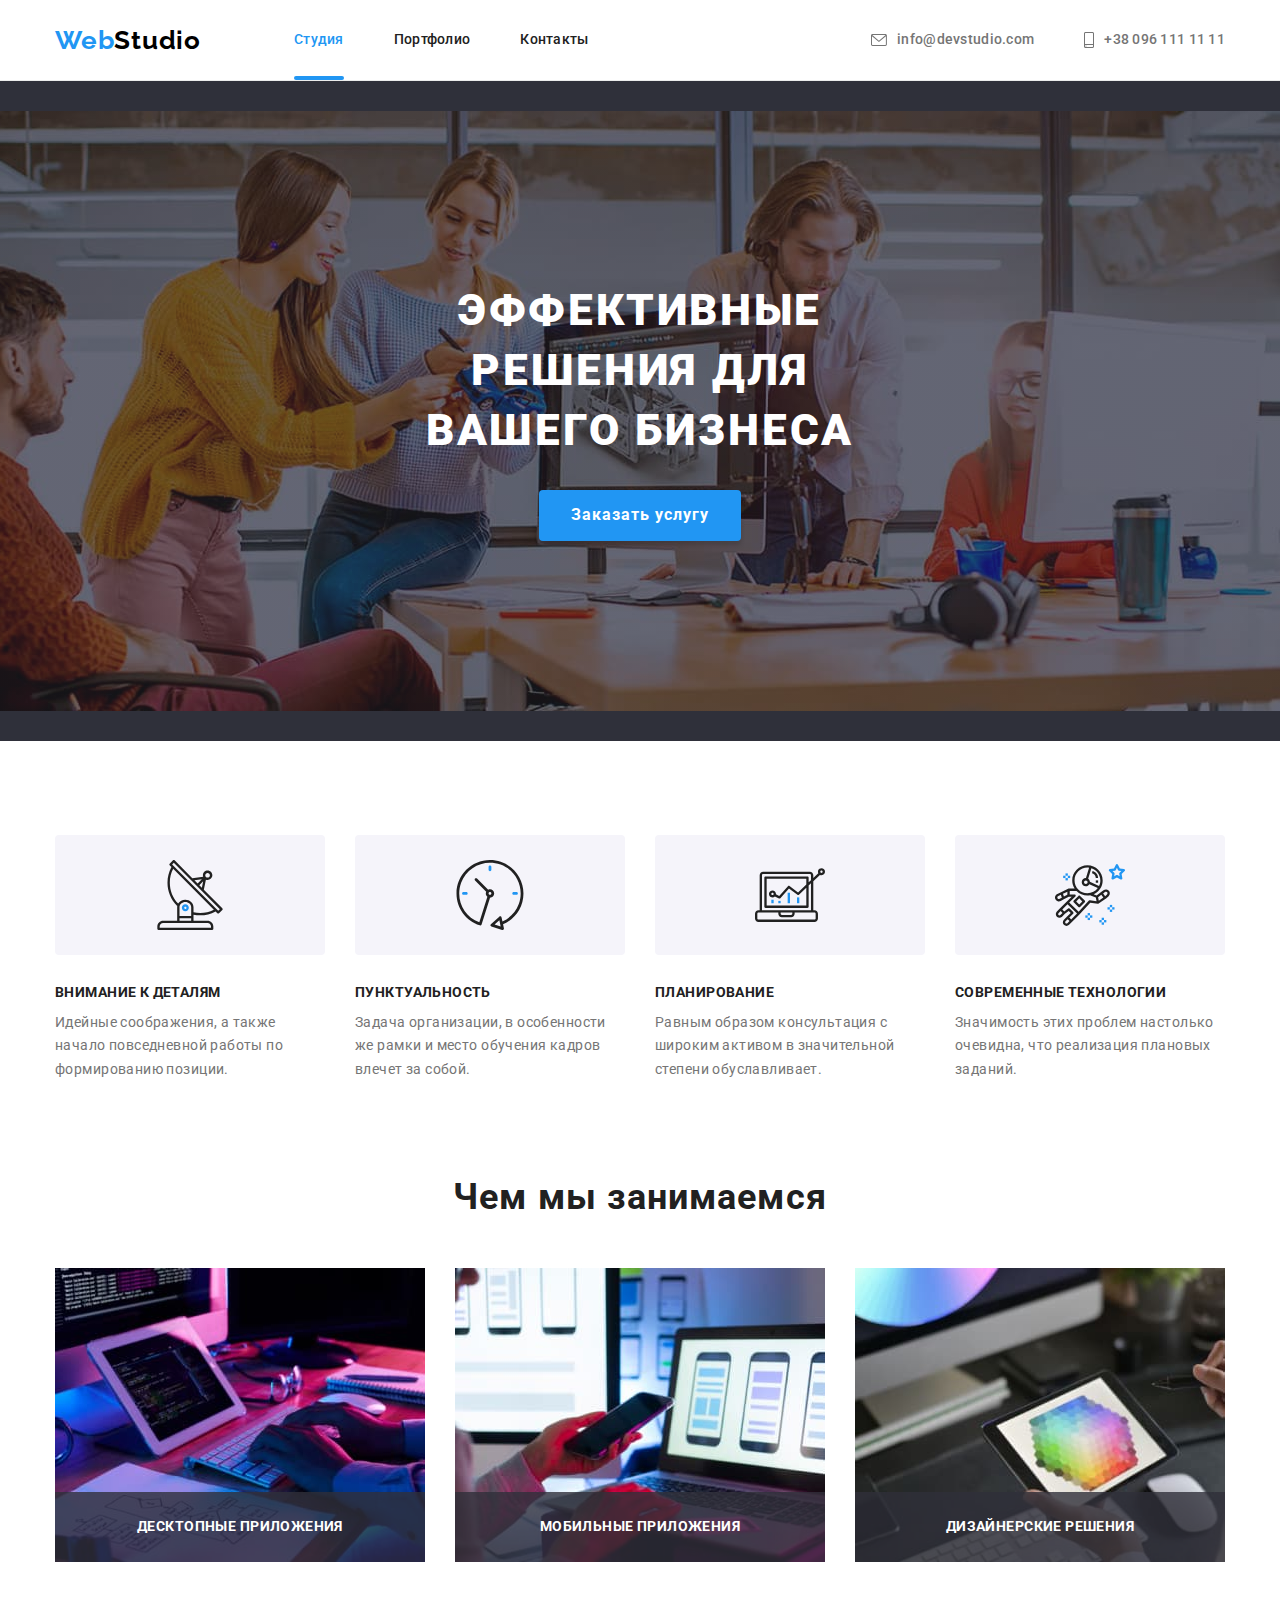
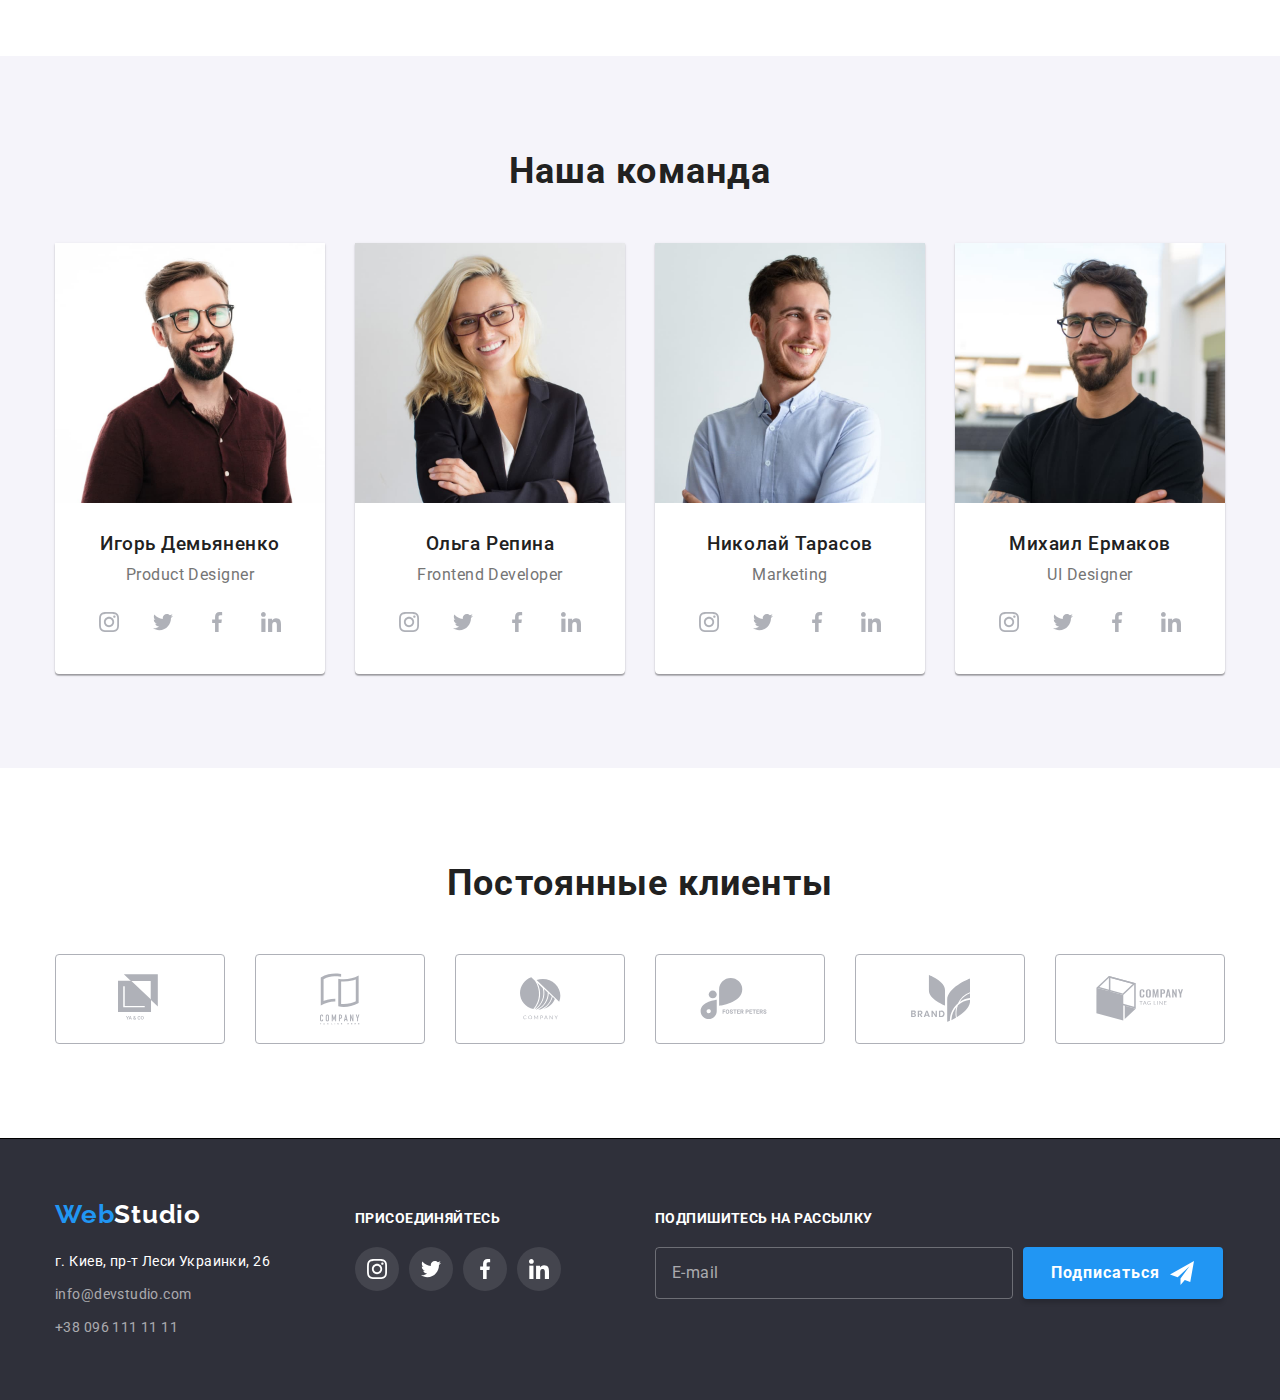
<file: index.html>
<!DOCTYPE html>
<html lang="ru">
  <head>
    <meta charset="UTF-8" />
    <meta http-equiv="X-UA-Compatible" content="IE=edge" />
    <meta name="viewport" content="width=device-width, initial-scale=1.0" />
    <meta name="description" content="Создание и продвижение сайтов" />
    <title>WebStudio</title>
    <link rel="preconnect" href="https://fonts.gstatic.com" />
    <link
      href="https://fonts.googleapis.com/css2?family=Raleway:wght@700&family=Roboto:wght@400;500;700;900&display=swap"
      rel="stylesheet"
    />
    <link
      rel="stylesheet"
      href="https://cdnjs.cloudflare.com/ajax/libs/modern-normalize/1.0.0/modern-normalize.min.css"
    />
    <link rel="stylesheet" href="./css/mein.min.css" />
  </head>

  <body>
    <!-- Шапка страницы -->
    <header class="header">
      <!-- Навигация -->
      <div class="container header__container">
        <nav class="main-nav">
          <a class="logo logo__header" href="./index.html">
            Web<span class="logo--dark">Studio</span></a
          >
          <ul class="pagination list">
            <li class="pagination__item">
              <a
                class="pagination__link link--fixed-size current"
                href="./index.html"
                >Студия</a
              >
            </li>

            <li class="pagination__item">
              <a
                class="pagination__link link--fixed-size"
                href="./portfolio.html"
                >Портфолио</a
              >
            </li>

            <li class="pagination__item">
              <a class="pagination__link link--fixed-size" href="/Контакты"
                >Контакты</a
              >
            </li>
          </ul>
        </nav>
        <!-- Для связи -->
        <ul class="contacts list">
          <li class="contacts__item">
            <a
              class="contacts__link link--fixed-size"
              href="mailto:info@devstudio.com"
            >
              <svg class="contacts__icon" width="16" height="12">
                <use href="./images/background/icons.svg#icon-envelope"></use>
              </svg>
              info@devstudio.com</a
            >
          </li>
          <li class="contacts__item">
            <a class="contacts__link link--fixed-size" href="tel:+380961111111">
              <svg class="contacts__icon" width="10" height="16">
                <use href="./images/background/icons.svg#icon-smartphone"></use>
              </svg>
              +38 096 111 11 11</a
            >
          </li>
        </ul>
      </div>
    </header>
    <!-- Контент страницы -->
    <main>
      <!-- Герой -->
      <section class="hero">
        <div class="hero__content">
          <h1 class="hero__title">Эффективные решения для вашего бизнеса</h1>
          <button class="hero__button" type="button" data-modal-open>
            Заказать услугу
          </button>
        </div>
      </section>

      <!-- Наши приемущества -->
      <section class="advantages">
        <div class="container">
          <h2 class="visually-hidden">Наши приемущества</h2>
          <ul class="advantages__content list">
            <li class="advantages__item">
              <div class="advantages__box-icon">
                <svg class="advantages__icon">
                  <use
                    href="./images/background/icons.svg#icon-antenna-1"
                  ></use>
                </svg>
              </div>
              <h3 class="advantages__subtitle">Внимание к деталям</h3>
              <p class="advantages__text">
                Идейные соображения, а также начало повседневной работы по
                формированию позиции.
              </p>
            </li>

            <li class="advantages__item">
              <div class="advantages__box-icon">
                <svg class="advantages__icon">
                  <use href="./images/background/icons.svg#icon-clock-1"></use>
                </svg>
              </div>
              <h3 class="advantages__subtitle">Пунктуальность</h3>
              <p class="advantages__text">
                Задача организации, в особенности же рамки и место обучения
                кадров влечет за собой.
              </p>
            </li>

            <li class="advantages__item">
              <div class="advantages__box-icon">
                <svg class="advantages__icon">
                  <use
                    href="./images/background/icons.svg#icon-diagram-1"
                  ></use>
                </svg>
              </div>
              <h3 class="advantages__subtitle">Планирование</h3>
              <p class="advantages__text">
                Равным образом консультация с широким активом в значительной
                степени обуславливает.
              </p>
            </li>

            <li class="advantages__item">
              <div class="advantages__box-icon">
                <svg class="advantages__icon">
                  <use
                    href="./images/background/icons.svg#icon-astronaut-1"
                  ></use>
                </svg>
              </div>
              <h3 class="advantages__subtitle">Современные технологии</h3>
              <p class="advantages__text">
                Значимость этих проблем настолько очевидна, что реализация
                плановых заданий.
              </p>
            </li>
          </ul>
        </div>
      </section>
      <!-- Чем мы занимаемся -->
      <section class="development">
        <div class="container">
          <h2 class="title">Чем мы занимаемся</h2>
          <ul class="development__content list">
            <li class="development__item">
              <img
                src="./images/foto1.jpg"
                width="370"
                height="294"
                alt="Создание сайта"
              />
              <p class="development__text">Десктопные приложения</p>
            </li>

            <li class="development__item">
              <img
                src="./images/foto2.jpg"
                width="370"
                height="294"
                alt="Создание приложения"
              />
              <p class="development__text">Мобильные приложения</p>
            </li>

            <li class="development__item">
              <img
                src="./images/foto3.jpg"
                width="370"
                height="294"
                alt="Создание макета"
              />
              <p class="development__text">Дизайнерские решения</p>
            </li>
          </ul>
        </div>
      </section>
      <!-- Наша команда -->
      <section class="team">
        <div class="container">
          <h2 class="title">Наша команда</h2>
          <ul class="team__cards list">
            <li class="team__item">
              <img
                src="./images/foto4.jpg"
                width="270"
                height="260"
                alt="Фото Игоря Демьяненко"
              />
              <div class="team__content">
                <h3 class="team__member">Игорь Демьяненко</h3>
                <p class="team__position" lang="en">Product Designer</p>
              </div>

              <ul class="social social--team list">
                <li class="social__item">
                  <a
                    class="social__link"
                    href="/"
                    rel="noreferrer noopener"
                    aria-label="instagram"
                  >
                    <svg class="social__icon">
                      <use
                        href="./images/background/icons.svg#icon-instagram-2"
                      ></use>
                    </svg>
                  </a>
                </li>

                <li class="social__item">
                  <a
                    class="social__link"
                    href="/"
                    rel="noreferrer noopener"
                    aria-label="twitter"
                  >
                    <svg class="social__icon">
                      <use
                        href="./images/background/icons.svg#icon-twitter-1"
                      ></use>
                    </svg>
                  </a>
                </li>

                <li class="social__item">
                  <a
                    class="social__link"
                    href="/"
                    rel="noreferrer noopener"
                    aria-label="facebook"
                  >
                    <svg class="social__icon">
                      <use
                        href="./images/background/icons.svg#icon-facebook-1"
                      ></use>
                    </svg>
                  </a>
                </li>

                <li class="social__item">
                  <a
                    class="social__link"
                    href="/"
                    rel="noreferrer noopener"
                    aria-label="linkedin"
                  >
                    <svg class="social__icon">
                      <use
                        href="./images/background/icons.svg#icon-linkedin-1"
                      ></use>
                    </svg>
                  </a>
                </li>
              </ul>
            </li>

            <li class="team__item">
              <img
                src="./images/foto5.jpg"
                width="270"
                height="260"
                alt="Фото Ольги Репиной"
              />
              <div class="team__content">
                <h3 class="team__member">Ольга Репина</h3>
                <p class="team__position" lang="en">Frontend Developer</p>
              </div>
              <ul class="social social--team list">
                <li class="social__item">
                  <a
                    class="social__link"
                    href="/"
                    rel="noreferrer noopener"
                    aria-label="instagram"
                  >
                    <svg class="social__icon">
                      <use
                        href="./images/background/icons.svg#icon-instagram-2"
                      ></use>
                    </svg>
                  </a>
                </li>

                <li class="social__item">
                  <a
                    class="social__link"
                    href="/"
                    rel="noreferrer noopener"
                    aria-label="twitter"
                  >
                    <svg class="social__icon">
                      <use
                        href="./images/background/icons.svg#icon-twitter-1"
                      ></use>
                    </svg>
                  </a>
                </li>

                <li class="social__item">
                  <a
                    class="social__link"
                    href="/"
                    rel="noreferrer noopener"
                    aria-label="facebook"
                  >
                    <svg class="social__icon">
                      <use
                        href="./images/background/icons.svg#icon-facebook-1"
                      ></use>
                    </svg>
                  </a>
                </li>

                <li class="social__item">
                  <a
                    class="social__link"
                    href="/"
                    rel="noreferrer noopener"
                    aria-label="linkedin"
                  >
                    <svg class="social__icon">
                      <use
                        href="./images/background/icons.svg#icon-linkedin-1"
                      ></use>
                    </svg>
                  </a>
                </li>
              </ul>
            </li>

            <li class="team__item">
              <img
                src="./images/foto6.jpg"
                width="270"
                height="260"
                alt="Фото Николая Тарасова"
              />
              <div class="team__content">
                <h3 class="team__member">Николай Тарасов</h3>
                <p class="team__position" lang="en">Marketing</p>
              </div>
              <ul class="social social--team list">
                <li class="social__item">
                  <a
                    class="social__link"
                    href="/"
                    rel="noreferrer noopener"
                    aria-label="instagram"
                  >
                    <svg class="social__icon">
                      <use
                        href="./images/background/icons.svg#icon-instagram-2"
                      ></use>
                    </svg>
                  </a>
                </li>

                <li class="social__item">
                  <a
                    class="social__link"
                    href="/"
                    rel="noreferrer noopener"
                    aria-label="twitter"
                  >
                    <svg class="social__icon">
                      <use
                        href="./images/background/icons.svg#icon-twitter-1"
                      ></use>
                    </svg>
                  </a>
                </li>

                <li class="social__item">
                  <a
                    class="social__link"
                    href="/"
                    rel="noreferrer noopener"
                    aria-label="facebook"
                  >
                    <svg class="social__icon">
                      <use
                        href="./images/background/icons.svg#icon-facebook-1"
                      ></use>
                    </svg>
                  </a>
                </li>

                <li class="social__item">
                  <a
                    class="social__link"
                    href="/"
                    rel="noreferrer noopener"
                    aria-label="linkedin"
                  >
                    <svg class="social__icon">
                      <use
                        href="./images/background/icons.svg#icon-linkedin-1"
                      ></use>
                    </svg>
                  </a>
                </li>
              </ul>
            </li>

            <li class="team__item">
              <img
                src="./images/foto7.jpg"
                width="270"
                height="260"
                alt="Фото Михаила Ермакова"
              />
              <div class="team__content">
                <h3 class="team__member">Михаил Ермаков</h3>
                <p class="team__position" lang="en">UI Designer</p>
              </div>
              <ul class="social social--team list">
                <li class="social__item">
                  <a
                    class="social__link"
                    href="/"
                    rel="noreferrer noopener"
                    aria-label="instagram"
                  >
                    <svg class="social__icon">
                      <use
                        href="./images/background/icons.svg#icon-instagram-2"
                      ></use>
                    </svg>
                  </a>
                </li>

                <li class="social__item">
                  <a
                    class="social__link"
                    href="/"
                    rel="noreferrer noopener"
                    aria-label="twitter"
                  >
                    <svg class="social__icon">
                      <use
                        href="./images/background/icons.svg#icon-twitter-1"
                      ></use>
                    </svg>
                  </a>
                </li>

                <li class="social__item">
                  <a
                    class="social__link"
                    href="/"
                    rel="noreferrer noopener"
                    aria-label="facebook"
                  >
                    <svg class="social__icon">
                      <use
                        href="./images/background/icons.svg#icon-facebook-1"
                      ></use>
                    </svg>
                  </a>
                </li>

                <li class="social__item">
                  <a
                    class="social__link"
                    href="/"
                    rel="noreferrer noopener"
                    aria-label="linkedin"
                  >
                    <svg class="social__icon">
                      <use
                        href="./images/background/icons.svg#icon-linkedin-1"
                      ></use>
                    </svg>
                  </a>
                </li>
              </ul>
            </li>
          </ul>
        </div>
      </section>
      <!-- Постоянные клиенты -->
      <section class="clients">
        <div class="container">
          <h2 class="title">Постоянные клиенты</h2>
          <ul class="clients__content list">
            <li class="clients__item">
              <a class="clients__link" href="/" rel="noreferrer noopener">
                <svg class="clients__icon" width="44" height="49">
                  <use href="./images/background/icons.svg#icon-logo-1"></use>
                </svg>
              </a>
            </li>
            <li class="clients__item">
              <a class="clients__link" href="/" rel="noreferrer noopener">
                <svg class="clients__icon" width="40" height="52">
                  <use href="./images/background/icons.svg#icon-logo-2"></use>
                </svg>
              </a>
            </li>
            <li class="clients__item">
              <a class="clients__link" href="/" rel="noreferrer noopener">
                <svg class="clients__icon" width="41" height="43">
                  <use href="./images/background/icons.svg#icon-logo-3"></use>
                </svg>
              </a>
            </li>
            <li class="clients__item">
              <a class="clients__link" href="/" rel="noreferrer noopener">
                <svg class="clients__icon" width="80 " height="42">
                  <use href="./images/background/icons.svg#icon-logo-4"></use>
                </svg>
              </a>
            </li>
            <li class="clients__item">
              <a class="clients__link" href="/" rel="noreferrer noopener">
                <svg class="clients__icon" width="59" height="47">
                  <use href="./images/background/icons.svg#icon-logo-5"></use>
                </svg>
              </a>
            </li>
            <li class="clients__item">
              <a class="clients__link" href="/" rel="noreferrer noopener">
                <svg class="clients__icon" width="88" height="45">
                  <use href="./images/background/icons.svg#icon-logo-6"></use>
                </svg>
              </a>
            </li>
          </ul>
        </div>
      </section>
    </main>
    <!-- Подвал страницы -->
    <footer class="footer">
      <div class="container">
        <div class="footer__container">
          <section class="footer__section">
            <h2 class="visually-hidden">Адрес</h2>
            <a class="logo logo-footer" href="./index.html"
              >Web<span class="logo--light">Studio</span></a
            >
            <address>
              <p class="address__text address__list">
                г. Киев, пр-т Леси Украинки, 26
              </p>
              <a
                class="address__item address__list"
                href="mailto:info@devstudio.com"
                >info@devstudio.com</a
              >
              <a class="address__item address__list" href="tel:+380961111111"
                >+38 096 111 11 11</a
              >
            </address>
          </section>

          <section class="footer__section">
            <h2 class="footer__title">присоединяйтесь</h2>
            <ul class="social footer__social list">
              <li class="footer__item">
                <a
                  class="social__link footer__link"
                  href="/"
                  rel="noreferrer noopener"
                  aria-label="instagram"
                >
                  <svg class="social__icon footer__icon">
                    <use
                      href="./images/background/icons.svg#icon-instagram-2"
                    ></use>
                  </svg>
                </a>
              </li>

              <li class="footer__item">
                <a
                  class="social__link footer__link"
                  href="/"
                  rel="noreferrer noopener"
                  aria-label="twitter"
                >
                  <svg class="social__icon footer__icon">
                    <use
                      href="./images/background/icons.svg#icon-twitter-1"
                    ></use>
                  </svg>
                </a>
              </li>

              <li class="footer__item">
                <a
                  class="social__link footer__link"
                  href="/"
                  rel="noreferrer noopener"
                  aria-label="facebook"
                >
                  <svg class="social__icon footer__icon">
                    <use
                      href="./images/background/icons.svg#icon-facebook-1"
                    ></use>
                  </svg>
                </a>
              </li>

              <li class="footer__item">
                <a
                  class="social__link footer__link"
                  href="/"
                  rel="noreferrer noopener"
                  aria-label="linkedin"
                >
                  <svg class="social__icon footer__icon">
                    <use
                      href="./images/background/icons.svg#icon-linkedin-1"
                    ></use>
                  </svg>
                </a>
              </li>
            </ul>
          </section>

          <section class="mailing">
            <h2 class="footer__title">Подпишитесь на рассылку</h2>
            <form class="mailing-form">
              <input
                type="email"
                class="mailing-form__field"
                name="email"
                placeholder="E-mail"
              />
              <button class="mailing-form__btn" type="submit">
                <span>Подписаться</span>
                <svg class="mailing-form__icon">
                  <use
                    href="./images/background/icons.svg#icon-icon-send"
                  ></use>
                </svg>
              </button>
            </form>
          </section>
        </div>
      </div>
    </footer>
    <!-- Модальное окно - ЗАКАЗАТЬ УСЛУГУ -->
    <div class="backdrop is-hidden" data-modal>
      <div class="modal">
        <button class="modal__btn-close" data-modal-close>
          <svg class="modal__icon">
            <use
              href="./images/background/icons.svg#icon-close-black-18dp-2-1"
            ></use>
          </svg>
        </button>
        <h2 class="modal__title">Оставьте свои данные, мы вам перезвоним</h2>
        <form>
          <label class="form__label">
            <span class="form__text">Имя</span>
            <span class="form__container">
              <input class="form__field" type="text" name="username" />
              <svg class="form__icon">
                <use
                  href="./images/background/icons.svg#icon-person-black-18dp-1"
                ></use>
              </svg>
            </span>
          </label>
          <label class="form__label">
            <span class="form__text">Телефон</span>
            <span class="form__container">
              <input class="form__field" type="tel" name="phone-number" />
              <svg class="form__icon">
                <use
                  href="./images/background/icons.svg#icon-phone-black-18dp-1"
                ></use>
              </svg>
            </span>
          </label>
          <label class="form__label">
            <span class="form__text">Почта</span>
            <span class="form__container">
              <input class="form__field" type="email" name="email" />
              <svg class="form__icon">
                <use
                  href="./images/background/icons.svg#icon-email-black-18dp-1"
                ></use>
              </svg>
            </span>
          </label>
          <label class="form__feedback">
            <span class="form__text">Комментарий</span>
            <textarea
              class="form__textarea"
              name="feedback"
              placeholder="Введите текст"
            ></textarea>
          </label>
          <label class="form__checkbox">
            <input
              class="form__agreement visually-hidden"
              type="checkbox"
              name="agreement"
            />
            <svg class="form__square">
              <use href="./images/background/icons.svg#icon-Vector"></use>
            </svg>
            Соглашаюсь с рассылкой и принимаю
            <a class="form__link" href="./"> Условия договора</a>
          </label>
          <button class="form__btn" type="submit">Отправить</button>
        </form>
      </div>
    </div>
    <script src="./js/modal.js"></script>
  </body>
</html>
</file>
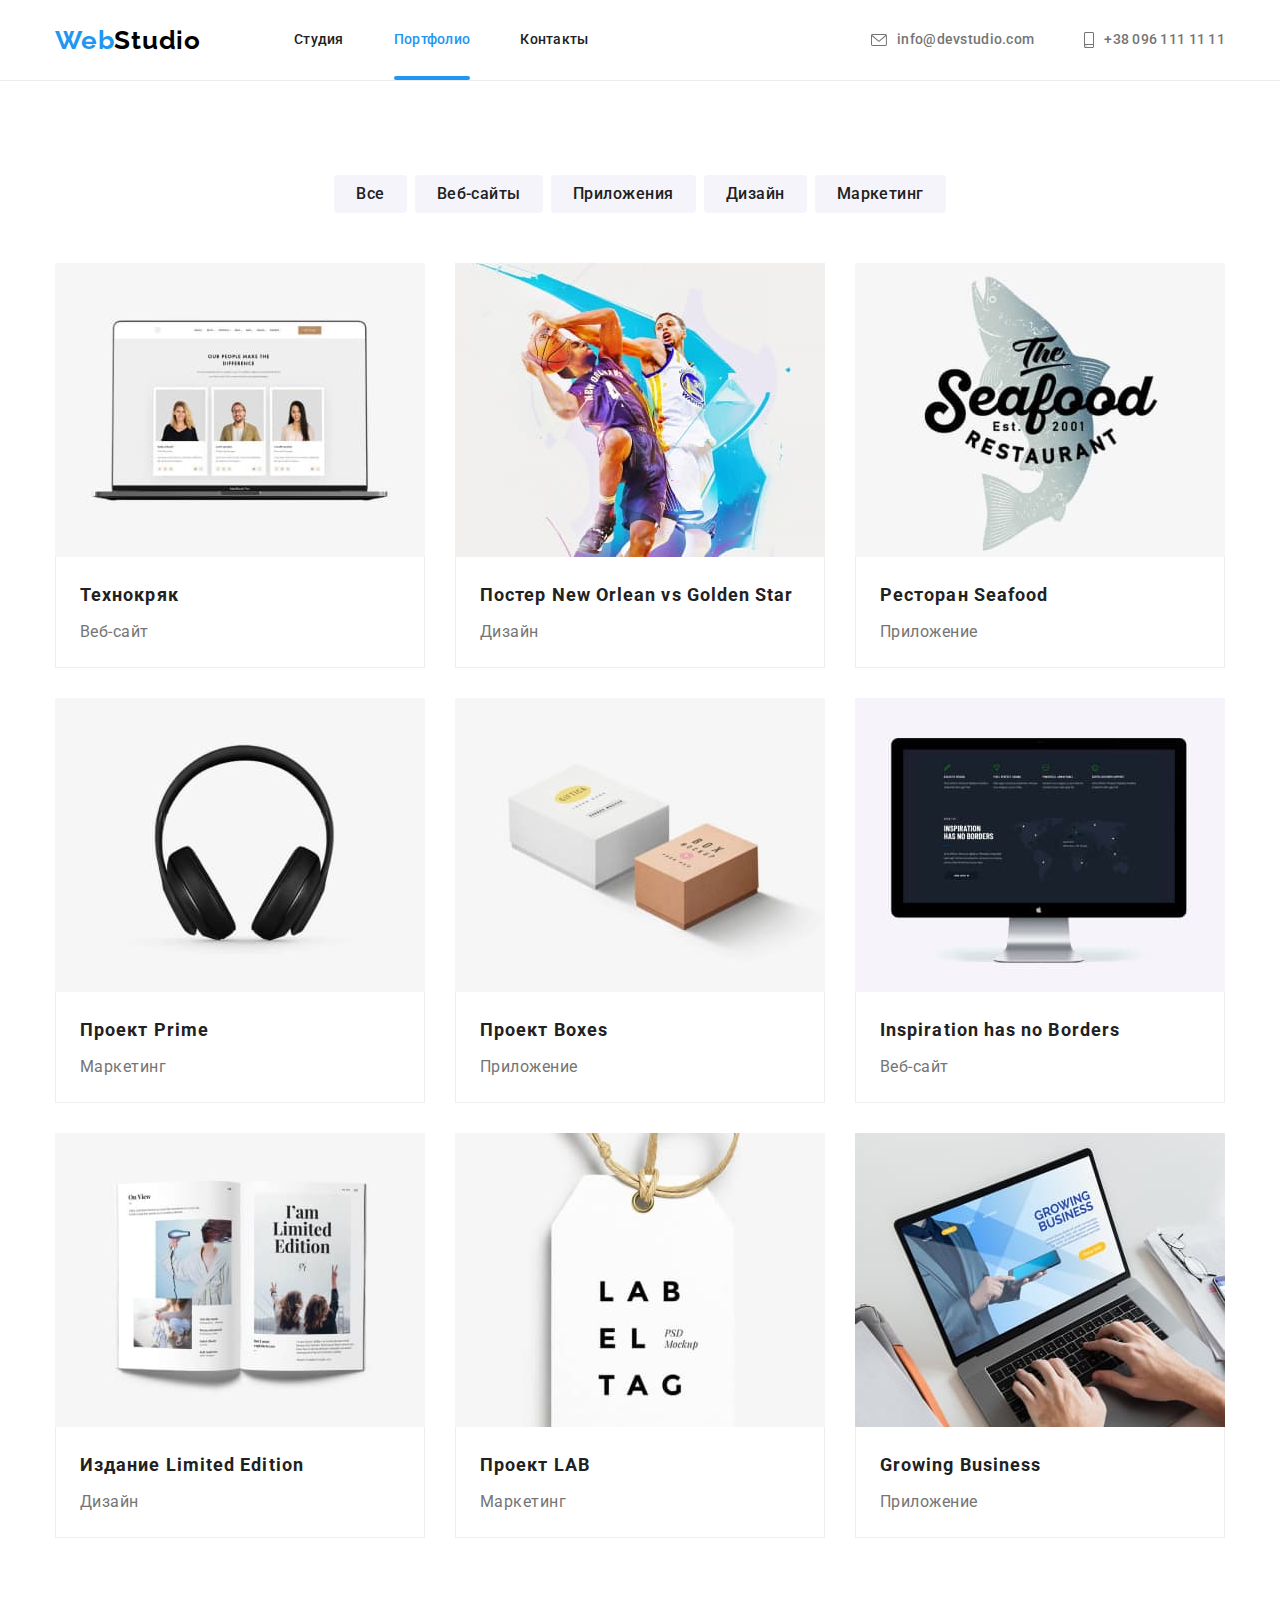
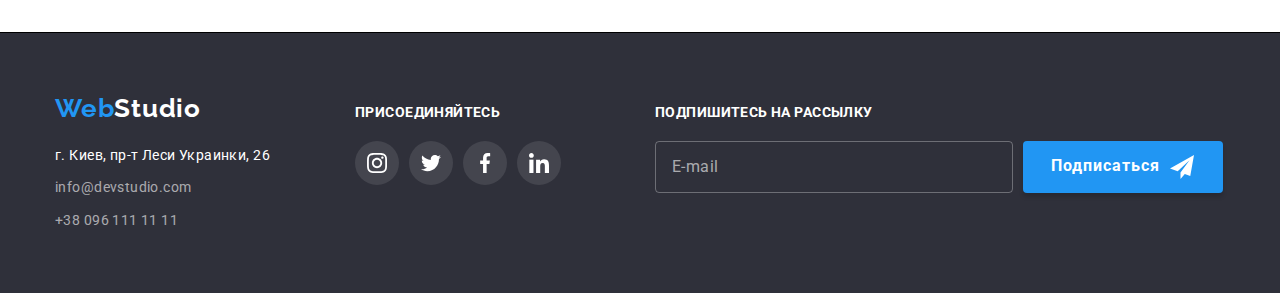
<file: portfolio.html>
<!DOCTYPE html>
<html lang="ru">
  <head>
    <meta charset="UTF-8" />
    <meta http-equiv="X-UA-Compatible" content="IE=edge" />
    <meta name="viewport" content="width=device-width, initial-scale=1.0" />
    <meta name="description" content="Создание и продвижение сайтов" />
    <title>Portfolio</title>
    <link rel="preconnect" href="https://fonts.gstatic.com" />
    <link
      href="https://fonts.googleapis.com/css2?family=Raleway:wght@700&family=Roboto:wght@400;500;700;900&display=swap"
      rel="stylesheet"
    />
    <link
      rel="stylesheet"
      href="https://cdnjs.cloudflare.com/ajax/libs/modern-normalize/1.0.0/modern-normalize.min.css"
    />
    <link rel="stylesheet" href="./css/mein.min.css" />
  </head>
  <body>
    <!-- Шапка страницы -->
    <header class="header">
      <!-- Навигация -->
      <div class="container header__container">
        <nav class="main-nav">
          <a class="logo logo__header" href="./index.html">
            Web<span class="logo--dark">Studio</span></a
          >
          <ul class="pagination list">
            <li class="pagination__item">
              <a class="pagination__link link--fixed-size" href="./index.html"
                >Студия</a
              >
            </li>

            <li class="pagination__item">
              <a
                class="pagination__link link--fixed-size current"
                href="./portfolio.html"
                >Портфолио</a
              >
            </li>

            <li class="pagination__item">
              <a class="pagination__link link--fixed-size" href="/Контакты"
                >Контакты</a
              >
            </li>
          </ul>
        </nav>
        <!-- Для связи -->
        <ul class="contacts list">
          <li class="contacts__item">
            <a
              class="contacts__link link--fixed-size"
              href="mailto:info@devstudio.com"
            >
              <svg class="contacts__icon" width="16" height="12">
                <use href="./images/background/icons.svg#icon-envelope"></use>
              </svg>
              info@devstudio.com</a
            >
          </li>
          <li class="contacts__item">
            <a class="contacts__link link--fixed-size" href="tel:+380961111111">
              <svg class="contacts__icon" width="10" height="16">
                <use href="./images/background/icons.svg#icon-smartphone"></use>
              </svg>
              +38 096 111 11 11</a
            >
          </li>
        </ul>
      </div>
    </header>
    <!-- Контент страницы -->
    <main>
      <section class="portfolio">
        <div class="container">
          <h1 class="visually-hidden">Портфолио</h1>
          <h2 class="visually-hidden">Фильтр</h2>
          <ul class="navigation list">
            <li class="navigation__item">
              <button class="navigation__button" type="button">Все</button>
            </li>

            <li class="navigation__item">
              <button class="navigation__button" type="button">
                Веб-сайты
              </button>
            </li>

            <li class="navigation__item">
              <button class="navigation__button" type="button">
                Приложения
              </button>
            </li>

            <li class="navigation__item">
              <button class="navigation__button" type="button">Дизайн</button>
            </li>

            <li class="navigation__item">
              <button class="navigation__button" type="button">
                Маркетинг
              </button>
            </li>
          </ul>

          <h2 class="visually-hidden">Галерея проектов</h2>
          <ul class="gallery list">
            <li class="gallery__item">
              <a class="gallery__link" href="/">
                <div class="gallery__animation">
                  <img
                    src="./images/Portfolio/tehnokryak.jpg"
                    width="370"
                    height="294"
                    alt="Ноутбук"
                  />
                  <p class="gallery__text">
                    Технокряк это современная площадка распространения
                    коронавируса. Компании используют эту платформу для
                    цифрового шпионажа и атак на защищённые сервера конкурентов.
                  </p>
                </div>
                <div class="gallery__container">
                  <h3 class="gallery__title">Технокряк</h3>
                  <p class="gallery__name">Веб-сайт</p>
                </div>
              </a>
            </li>

            <li class="gallery__item">
              <a class="gallery__link" href="/">
                <div class="gallery__animation">
                  <img
                    src="./images/Portfolio/neworlean.jpg"
                    width="370"
                    height="294"
                    alt="Два парня играют в баскутбол"
                  />
                  <p class="gallery__text"></p>
                </div>
                <div class="gallery__container">
                  <h3 class="gallery__title">
                    Постер New Orlean vs Golden Star
                  </h3>
                  <p class="gallery__name">Дизайн</p>
                </div>
              </a>
            </li>

            <li class="gallery__item">
              <a class="gallery__link" href="/">
                <div class="gallery__animation">
                  <img
                    src="./images/Portfolio/seafood.jpg"
                    width="370"
                    height="294"
                    alt="Логотип ресторана Seafood "
                  />
                  <p class="gallery__text"></p>
                </div>
                <div class="gallery__container">
                  <h3 class="gallery__title">Ресторан Seafood</h3>
                  <p class="gallery__name">Приложение</p>
                </div>
              </a>
            </li>

            <li class="gallery__item">
              <a class="gallery__link" href="/">
                <div class="gallery__animation">
                  <img
                    src="./images/Portfolio/prime.jpg"
                    width="370"
                    height="294"
                    alt="Наушники"
                  />
                  <p class="gallery__text"></p>
                </div>
                <div class="gallery__container">
                  <h3 class="gallery__title">Проект Prime</h3>
                  <p class="gallery__name">Маркетинг</p>
                </div>
              </a>
            </li>

            <li class="gallery__item">
              <a class="gallery__link" href="/">
                <div class="gallery__animation">
                  <img
                    src="./images/Portfolio/boxes.jpg"
                    width="370"
                    height="294"
                    alt="Две картонные коробки"
                  />
                  <p class="gallery__text"></p>
                </div>
                <div class="gallery__container">
                  <h3 class="gallery__title">Проект Boxes</h3>
                  <p class="gallery__name">Приложение</p>
                </div>
              </a>
            </li>

            <li class="gallery__item">
              <a class="gallery__link" href="/">
                <div class="gallery__animation">
                  <img
                    src="./images/Portfolio/inspiration-has-no-borders.jpg"
                    width="370"
                    height="294"
                    alt="Манитор"
                  />
                  <p class="gallery__text"></p>
                </div>
                <div class="gallery__container">
                  <h3 class="gallery__title">Inspiration has no Borders</h3>
                  <p class="gallery__name">Веб-сайт</p>
                </div>
              </a>
            </li>

            <li class="gallery__item">
              <a class="gallery__link" href="/">
                <div class="gallery__animation">
                  <img
                    src="./images/Portfolio/limited-edition.jpg"
                    width="370"
                    height="294"
                    alt="Открытый журнал"
                  />
                  <p class="gallery__text"></p>
                </div>
                <div class="gallery__container">
                  <h3 class="gallery__title">Издание Limited Edition</h3>
                  <p class="gallery__name">Дизайн</p>
                </div>
              </a>
            </li>

            <li class="gallery__item">
              <a class="gallery__link" href="/">
                <div class="gallery__animation">
                  <img
                    src="./images/Portfolio/lab.jpg"
                    width="370"
                    height="294"
                    alt="Этикетка"
                  />
                  <p class="gallery__text"></p>
                </div>
                <div class="gallery__container">
                  <h3 class="gallery__title">Проект LAB</h3>
                  <p class="gallery__name">Маркетинг</p>
                </div>
              </a>
            </li>

            <li class="gallery__item">
              <a class="gallery__link" href="/">
                <div class="gallery__animation">
                  <img
                    src="./images/Portfolio/growing-business.jpg"
                    width="370"
                    height="294"
                    alt="Человек работает на компьютере"
                  />
                  <p class="gallery__text"></p>
                </div>
                <div class="gallery__container">
                  <h3 class="gallery__title">Growing Business</h3>
                  <p class="gallery__name">Приложение</p>
                </div>
              </a>
            </li>
          </ul>
        </div>
      </section>
    </main>

    <!-- Подвал страницы -->
    <footer class="footer">
      <div class="container">
        <div class="footer__container">
          <section class="footer__section">
            <h2 class="visually-hidden">Адрес</h2>
            <a class="logo logo-footer" href="./index.html"
              >Web<span class="logo--light">Studio</span></a
            >
            <address>
              <p class="address__text address__list">
                г. Киев, пр-т Леси Украинки, 26
              </p>
              <a
                class="address__item address__list"
                href="mailto:info@devstudio.com"
                >info@devstudio.com</a
              >
              <a class="address__item address__list" href="tel:+380961111111"
                >+38 096 111 11 11</a
              >
            </address>
          </section>

          <section class="footer__section">
            <h2 class="footer__title">присоединяйтесь</h2>
            <ul class="social footer__social list">
              <li class="footer__item">
                <a
                  class="social__link footer__link"
                  href="/"
                  rel="noreferrer noopener"
                  aria-label="instagram"
                >
                  <svg class="social__icon footer__icon">
                    <use
                      href="./images/background/icons.svg#icon-instagram-2"
                    ></use>
                  </svg>
                </a>
              </li>

              <li class="footer__item">
                <a
                  class="social__link footer__link"
                  href="/"
                  rel="noreferrer noopener"
                  aria-label="twitter"
                >
                  <svg class="social__icon footer__icon">
                    <use
                      href="./images/background/icons.svg#icon-twitter-1"
                    ></use>
                  </svg>
                </a>
              </li>

              <li class="footer__item">
                <a
                  class="social__link footer__link"
                  href="/"
                  rel="noreferrer noopener"
                  aria-label="facebook"
                >
                  <svg class="social__icon footer__icon">
                    <use
                      href="./images/background/icons.svg#icon-facebook-1"
                    ></use>
                  </svg>
                </a>
              </li>

              <li class="footer__item">
                <a
                  class="social__link footer__link"
                  href="/"
                  rel="noreferrer noopener"
                  aria-label="linkedin"
                >
                  <svg class="social__icon footer__icon">
                    <use
                      href="./images/background/icons.svg#icon-linkedin-1"
                    ></use>
                  </svg>
                </a>
              </li>
            </ul>
          </section>

          <section class="mailing">
            <h2 class="footer__title">Подпишитесь на рассылку</h2>
            <form class="mailing-form">
              <input
                type="email"
                class="mailing-form__field"
                name="email"
                placeholder="E-mail"
              />
              <button class="mailing-form__btn" type="submit">
                <span>Подписаться</span>
                <svg class="mailing-form__icon">
                  <use
                    href="./images/background/icons.svg#icon-icon-send"
                  ></use>
                </svg>
              </button>
            </form>
          </section>
        </div>
      </div>
    </footer>
  </body>
</html>
</file>
<file: css/mein.min.css>
:root{--color-white: #ffffff;--color-dark: #2f303a;--color-accent: #2196f3;--background-color-elements: #f5f4fa;--color-text-major: #212121;--color-text-main: #757575;--color-icon: #afb1b8;--color-footer-form: rgba(255, 255, 255, 0.6);--background-color-work: rgba(47, 48, 58, 0.8);--background-color-gallery: rgba(33, 150, 243, 0.9);--background-color-modal: rgba(0, 0, 0, 0.2)}body{background-color:#ffffff;color:#757575;font-family:Roboto, sans-serif;font-weight:400;font-size:16px}.visually-hidden{position:absolute !important;clip:rect(1px 1px 1px 1px);clip:rect(1px, 1px, 1px, 1px);padding:0 !important;border:0 !important;height:1px !important;width:1px !important;overflow:hidden;margin-bottom:0}.list{list-style:none;margin:0;padding:0}button{font-family:inherit;cursor:pointer}h1,h2,h3,h4,p{margin-top:0}img{display:block;max-width:100%;height:auto}.container{width:1200px;margin-left:auto;margin-right:auto;padding:0 15px}.logo{color:var(--color-accent);font-family:Raleway, sans-serif;font-weight:700;font-size:26px;line-height:1.19;letter-spacing:0.03em;text-decoration:none}.title{color:var(--color-text-major);font-weight:700;font-size:36px;line-height:1.17;text-align:center;letter-spacing:0.03em;margin-bottom:50px}.pagination{display:flex;align-items:center}.pagination__link.current{color:var(--color-accent)}.pagination__item{position:relative}.pagination__item:not(:last-child){margin-right:50px}.pagination__link{display:inline-block;padding-top:32px;padding-bottom:32px;color:var(--color-text-major);text-decoration:none;transition:color 250ms cubic-bezier(0.4, 0, 0.2, 1)}.pagination__link:hover,.pagination__link:focus{color:var(--color-accent)}.contacts{display:flex;align-items:center}.contacts__link{display:flex;align-items:center;padding-top:32px;padding-bottom:32px;color:var(--color-text-main);text-decoration:none;transition:color 250ms cubic-bezier(0.4, 0, 0.2, 1)}.contacts__link:hover,.contacts__link:focus{color:var(--color-accent)}.contacts__icon{margin-right:10px;fill:currentColor;transition:color 250ms cubic-bezier(0.4, 0, 0.2, 1)}.contacts__link:hover .contacts__icon,.contacts__link:focus .contacts__icon{color:var(--color-accent)}.contacts__item:not(:last-child){margin-right:50px}.social__item{margin-left:10px;margin-top:10px;flex-basis:calc(100% / 4 - 10px)}.social__link{display:flex;justify-content:center;align-items:center;width:44px;height:44px;border-radius:50%;transition:background-color 250ms cubic-bezier(0.4, 0, 0.2, 1)}.social__link:hover,.social__link:focus{background-color:var(--color-accent)}.social__icon{fill:var(--color-icon);width:20px;height:20px;transition:fill 250ms cubic-bezier(0.4, 0, 0.2, 1)}.social__link:hover .social__icon,.social__link:focus .social__icon{fill:var(--color-white)}.address__text{color:var(--color-white);margin-bottom:9px}.address__item{color:rgba(255,255,255,0.6);transition:color 250ms cubic-bezier(0.4, 0, 0.2, 1);text-decoration:none;display:block}.address__item:hover,.address__item:focus{color:var(--color-accent)}.address__item:not(:last-child){margin-bottom:9px}.address__list{font-style:normal;font-size:14px;line-height:1.71;letter-spacing:0.03em}.mailing{flex-basis:calc(100% / 2 - 30px);margin-left:30px}.mailing-form{display:flex}.mailing-form__field{margin-right:10px;padding:15px 16px 15px 16px;min-width:358px;border:1px solid rgba(255,255,255,0.3);border-radius:4px;background-color:transparent;line-height:1.25;letter-spacing:0.03em;color:var(--color-footer-form);transition:border-color 250ms cubic-bezier(0.4, 0, 0.2, 1)}.mailing-form__field:focus,.mailing-form__field:hover{border-color:var(--color-accent)}.mailing-form__field::placeholder{line-height:1.25;letter-spacing:0.03em;color:var(--color-footer-form)}.mailing-form__btn{display:flex;align-items:center;padding:10px 29px 10px 28px;min-width:200px;line-height:1.88;font-weight:700;letter-spacing:0.06em;color:var(--color-white);background-color:var(--color-accent);box-shadow:0px 4px 4px rgba(0,0,0,0.15);border-radius:4px;border:none;transition:color 250ms cubic-bezier(0.4, 0, 0.2, 1),background-color 250ms cubic-bezier(0.4, 0, 0.2, 1)}.mailing-form__btn:hover,.mailing-form__btn:focus{color:var(--color-accent);background-color:var(--color-white)}.mailing-form__icon{width:24px;height:24px;margin-left:10px;fill:var(--color-white);transition:fill 250ms cubic-bezier(0.4, 0, 0.2, 1)}.mailing-form__btn:hover .mailing-form__icon,.mailing-form__btn:focus .mailing-form__icon{fill:var(--color-accent)}.navigation{margin-bottom:50px;display:flex;justify-content:center}.navigation__item:not(:last-child){margin-right:8px}.navigation__button{background-color:var(--background-color-elements);color:var(--color-text-major);font-weight:500;line-height:1.62;text-align:center;letter-spacing:0.03em;border-radius:4px;padding:6px 22px;border:none;text-align:center;transition:background-color 250ms cubic-bezier(0.4, 0, 0.2, 1),color 250ms cubic-bezier(0.4, 0, 0.2, 1),box-shadow 250ms cubic-bezier(0.4, 0, 0.2, 1)}.navigation__button:hover,.navigation__button:focus{background-color:var(--color-accent);color:var(--color-white);box-shadow:0px 3px 1px rgba(0,0,0,0.1),0px 1px 2px rgba(0,0,0,0.08),0px 2px 2px rgba(0,0,0,0.12)}.gallery{display:flex;flex-wrap:wrap;margin-left:-30px;margin-top:-30px}.gallery__item{flex-basis:calc(100% / 3 - 30px);margin-left:30px;margin-top:30px;transition:box-shadow 250ms cubic-bezier(0.4, 0, 0.2, 1);overflow:hidden}.gallery__item:focus,.gallery__item:hover{box-shadow:0px 1px 1px rgba(0,0,0,0.12),0px 4px 4px rgba(0,0,0,0.06),1px 4px 6px rgba(0,0,0,0.16)}.gallery__link{text-decoration:none;color:inherit}.gallery__animation{position:relative}.gallery__text{position:absolute;top:138%;left:0;height:100%;width:100%;padding:63px 24px;margin-bottom:0;font-size:18px;line-height:1.56;letter-spacing:0.03em;color:var(--color-white);background-color:var(--background-color-gallery);transition:top 250ms cubic-bezier(0.4, 0, 0.2, 1)}.gallery__item:hover .gallery__text,.gallery__item:focus .gallery__text{top:0}.gallery__container{padding:20px 24px;border-left:1px solid #eeeeee;border-right:1px solid #eeeeee;border-bottom:1px solid #eeeeee}.gallery__title{color:var(--color-text-major);font-weight:700;font-size:18px;line-height:2;letter-spacing:0.06em;margin-bottom:4px}.gallery__name{line-height:1.87;letter-spacing:0.03em;margin-bottom:0}.form__container{position:relative;display:block}.form__text{display:block;margin-bottom:4px;font-size:12px;line-height:1.17;letter-spacing:0.01em}.form__label{display:block;margin-bottom:10px}.form__field{padding:11px 12px 11px 42px;width:100%;border:1px solid rgba(33,33,33,0.2);border-radius:4px;font-size:14px;line-height:1.14;letter-spacing:0.01em;transition:border-color 250ms cubic-bezier(0.4, 0, 0.2, 1)}.form__label:hover .form__field,.form__label:focus .form__field{border-color:var(--color-accent)}.form__icon{position:absolute;top:50%;left:12px;transform:translateY(-50%);width:18px;height:18px;fill:var(--color-text-major);transition:fill 250ms cubic-bezier(0.4, 0, 0.2, 1)}.form__label:hover .form__icon,.form__label:focus .form__icon{fill:var(--color-accent)}.form__feedback{font-size:14px;line-height:1.14;letter-spacing:0.01em;color:inherit}.form__textarea{width:100%;resize:none;margin-bottom:20px;padding:12px 16px;height:120px;border:1px solid rgba(33,33,33,0.2);border-radius:4px;transition:border-color 250ms cubic-bezier(0.4, 0, 0.2, 1)}.form__textarea:hover,.form__textarea:focus{border-color:var(--color-accent)}.form__textarea::placeholder{font-size:14px;line-height:1.14;letter-spacing:0.01em;color:rgba(117,117,117,0.5)}.form__checkbox{position:relative;padding-left:24px;font-size:14px;line-height:1.71px;letter-spacing:0.03em}.form__square{position:absolute;top:50%;left:0;transform:translateY(-50%);width:16px;height:15px;border:2px solid var(--color-text-major);border-radius:1px;border-radius:2px;background-color:transparent}.form__link{color:var(--color-accent)}.form__agreement:checked+.form__square{border-color:var(--color-accent);background-color:var(--color-accent);background-image:url(../images/background/Vector.svg);background-size:contain;background-origin:border-box}.form__btn{display:block;margin-top:30px;margin-left:auto;margin-right:auto;padding:10px 56px;box-shadow:0px 4px 4px rgba(0,0,0,0.15);border-radius:4px;border:none;line-height:1.87;letter-spacing:0.06em;color:var(--color-white);background-color:var(--color-accent);transition:background-color 250ms cubic-bezier(0.4, 0, 0.2, 1),color 250ms cubic-bezier(0.4, 0, 0.2, 1)}.form__btn:hover,.form__btn:focus{background-color:var(--background-color-elements);color:var(--color-accent)}.backdrop{position:fixed;top:0;left:0;width:100%;height:100%;opacity:1;background-color:var(--background-color-modal);transition:opacity 5000ms cubic-bezier(0.4, 0, 0.2, 1)}.backdrop.is-hidden{opacity:0;visibility:hidden;pointer-events:none}.is-hidden .modal{transform:translate(0, -100%) scale(0.2)}.modal{position:absolute;top:50%;left:50%;transform:translate(-50%, -50%) scale(1);padding:40px;min-height:581px;width:528px;border-radius:4px;box-shadow:0px 1px 3px rgba(0,0,0,0.12),0px 1px 1px rgba(0,0,0,0.14),0px 2px 1px rgba(0,0,0,0.2);background-color:var(--color-white);transition:transform 250ms ease-in-out}.modal__btn-close{position:absolute;top:8px;right:8px;width:30px;height:30px;padding:5px;border:1px solid rgba(0,0,0,0.1);border-radius:50%;background-color:var(--color-white)}.modal__icon{width:18px;height:18px;transition:fill 250ms cubic-bezier(0.4, 0, 0.2, 1)}.modal__btn-close:hover .modal__icon,.modal__btn-close:focus .modal__icon{fill:var(--color-accent)}.modal__title{font-weight:bold;font-size:20px;line-height:1.15;text-align:center;letter-spacing:0.03em;color:var(--color-text-major)}.header{border-bottom:1px solid #ececec}.header__container{display:flex;align-items:center;justify-content:flex-end}.main-nav{display:flex;align-items:center;margin-bottom:0;margin-right:auto}.logo__header{margin-right:93px}.logo--dark{color:#000000}.current::after{content:"";display:inline-block;position:absolute;left:0;bottom:0;width:100%;height:4px;border-radius:2px;background-color:var(--color-accent)}.link--fixed-size{font-weight:500;font-size:14px;line-height:1.14;letter-spacing:0.02em}.hero{padding-top:200px;padding-bottom:200px;max-width:1600px;min-height:600px;margin-left:auto;margin-right:auto;background-color:var(--color-dark);background-image:linear-gradient(rgba(47,48,58,0.4), rgba(47,48,58,0.4)),url(../images/background/hero.jpg);background-position:center;background-repeat:no-repeat}.hero__content{width:calc(100% / 12 * 5);margin:0 auto;text-align:center}.hero__title{color:var(--color-white);font-weight:900;font-size:44px;line-height:1.36;text-align:center;letter-spacing:0.06em;text-transform:uppercase;margin-bottom:30px}.hero__button{color:var(--color-white);background-color:var(--color-accent);transition:color 250ms cubic-bezier(0.4, 0, 0.2, 1),background-color 250ms cubic-bezier(0.4, 0, 0.2, 1),box-shadow 250ms cubic-bezier(0.4, 0, 0.2, 1);font-weight:700;line-height:1.88;letter-spacing:0.06em;box-shadow:0px 4px 4px rgba(0,0,0,0.15);border:none;border-radius:4px;padding:10px 32px;text-align:center;min-width:200px}.hero__button:hover,.hero__button:focus{color:var(--color-accent);background-color:var(--color-white);box-shadow:0px 4px 4px rgba(0,0,0,0.15)}.advantages{padding:94px 0}.advantages__content{display:flex;flex-wrap:wrap;margin-left:-30px;margin-top:-30px}.advantages__item{margin-left:30px;margin-top:30px;flex-basis:calc(100% / 4 - 30px)}.advantages__box-icon{display:flex;width:270px;height:120px;justify-content:center;align-items:center;background-color:var(--background-color-elements);margin-bottom:30px;border-radius:4px}.advantages__icon{display:block;width:70px;height:70px}.advantages__subtitle{color:var(--color-text-major);font-weight:700;font-size:14px;line-height:1.14;letter-spacing:0.03em;text-transform:uppercase;margin-bottom:10px}.advantages__text{font-size:14px;line-height:1.71;letter-spacing:0.03em;margin-bottom:0}.development{padding-bottom:94px}.development__content{display:flex;flex-wrap:wrap;margin-left:-30px;margin-top:-30px}.development__item{position:relative;flex-basis:calc(100% / 3 - 30px);margin-left:30px;margin-top:30px}.development__text{position:absolute;bottom:0;right:0;width:100%;padding:27px 0 27px 0;margin-bottom:0;text-align:center;background-color:var(--background-color-work);color:var(--color-white);font-weight:700;font-size:14px;line-height:1.14;letter-spacing:0.03em;text-transform:uppercase}.team{background-color:var(--background-color-elements);padding:94px 0}.team__cards{display:flex;flex-wrap:wrap;margin-left:-30px;margin-top:-30px}.team__item{margin-left:30px;margin-top:30px;flex-basis:calc(100% / 4 - 30px);background-color:var(--color-white);box-shadow:0px 1px 3px rgba(0,0,0,0.12),0px 1px 1px rgba(0,0,0,0.14),0px 2px 1px rgba(0,0,0,0.2);border-radius:0px 0px 4px 4px}.team__content{padding-top:30px}.team__member{color:var(--color-text-major);font-weight:500;line-height:1.19;text-align:center;letter-spacing:0.03em;margin-bottom:10px}.team__position{line-height:1.19;text-align:center;letter-spacing:0.03em;margin-bottom:0}.social--team{display:flex;margin-left:-10px;margin-top:-10px;padding:16px 32px 30px 32px}.clients{padding:94px 0 94px 0}.clients__content{display:flex;margin-left:-30px;margin-top:-30px}.clients__item{margin-left:30px;margin-top:30px;flex-basis:calc(100% / 6 - 30px)}.clients__link{display:flex;justify-content:center;align-items:center;width:170px;height:90px;transition:border-color 250ms cubic-bezier(0.4, 0, 0.2, 1);border:1px solid var(--color-icon);border-radius:4px}.clients__link:hover,.clients__link:focus{border-color:var(--color-accent)}.clients__icon{fill:var(--color-icon);transition:fill 250ms cubic-bezier(0.4, 0, 0.2, 1)}.clients__link:hover .clients__icon,.clients__link:focus .clients__icon{fill:var(--color-accent)}.footer{background-color:var(--color-dark);padding-top:60px;padding-bottom:60px;border-top:1px solid #000000}.footer__container{display:flex;margin-left:-30px;margin-top:-30px;align-items:baseline}.footer__section{margin-left:30px;margin-top:30px;flex-basis:calc(100% / 4 - 30px)}.logo-footer{display:block;margin:0 0 20px 0}.logo--light{color:var(--color-white)}.footer__title{font-size:14px;line-height:1.14;letter-spacing:0.03em;text-transform:uppercase;color:var(--color-white);margin-bottom:20px}.footer__social{display:flex;padding:0}.footer__item:not(:last-child){margin-right:10px}.footer__link{background-color:rgba(255,255,255,0.1);transition:background-color 250ms cubic-bezier(0.4, 0, 0.2, 1)}.footer__link:focus,.footer__link:hover{background-color:var(--color-accent)}.footer__icon{fill:var(--color-white)}.portfolio{padding:94px 0}
/*# sourceMappingURL=mein.min.css.map */
</file>
